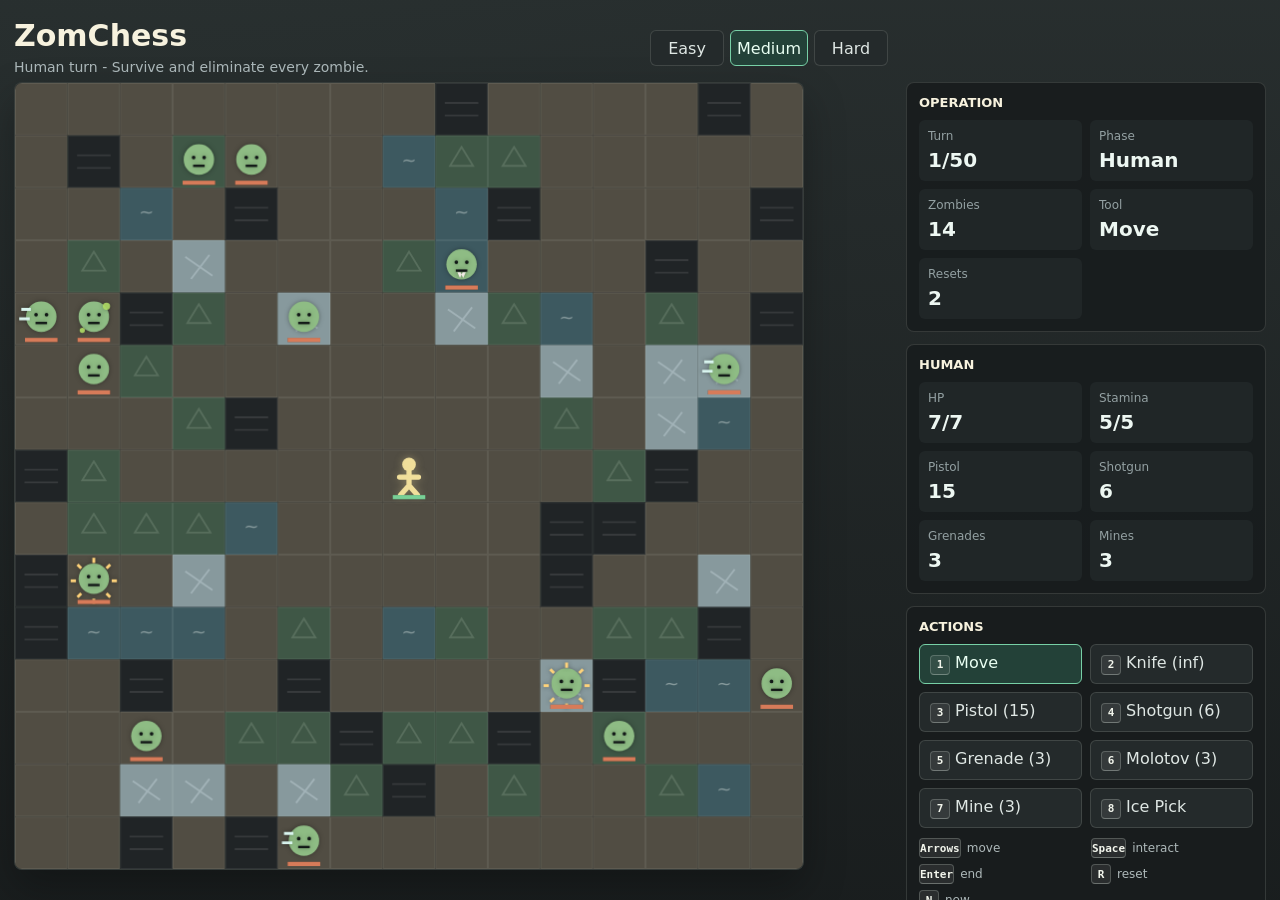
<file: index.html>
<!doctype html>
<html lang="en">
<head>
  <meta charset="utf-8">
  <meta name="viewport" content="width=device-width, initial-scale=1">
  <meta http-equiv="refresh" content="0; url=/zc/">
  <title>ZomChess</title>
</head>
<body>
  <p><a href="/zc/">Open ZomChess</a></p>
</body>
</html>
</file>
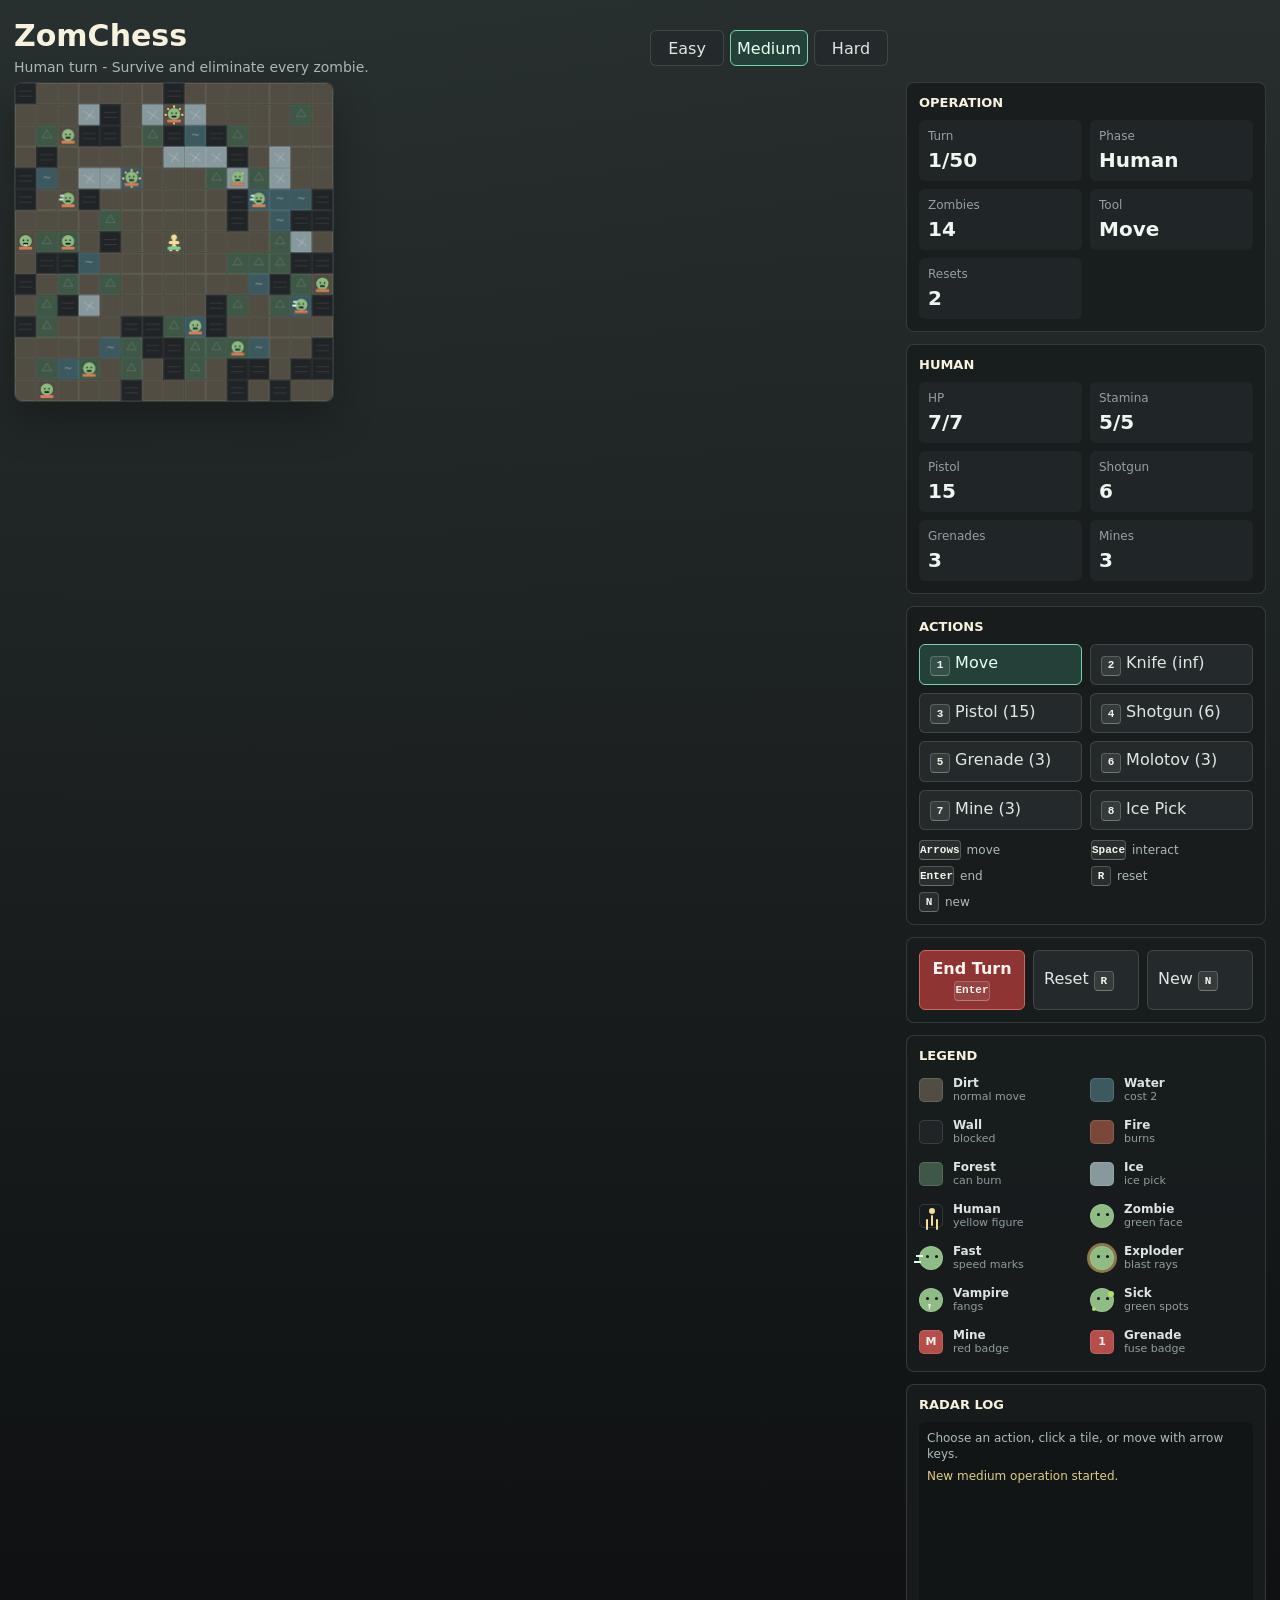
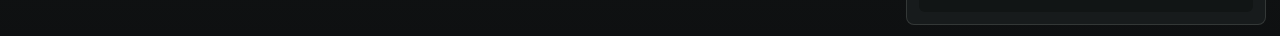
<file: zc/index.html>
<!doctype html>
<html lang="en">
  <head>
    <meta charset="UTF-8" />
    <meta name="viewport" content="width=device-width, initial-scale=1.0" />
    <title>ZomChess Web</title>
    <script type="module" crossorigin src="/zc/assets/index-CbLrMLWh.js"></script>
    <link rel="stylesheet" crossorigin href="/zc/assets/index-DcEUhw0E.css">
  </head>
  <body>
    <main id="app">
      <section class="board-panel">
        <div class="topbar">
          <div>
            <h1>ZomChess</h1>
            <p id="phase-summary">Human turn</p>
          </div>
          <div class="difficulty-group" aria-label="Difficulty">
            <button data-difficulty="easy">Easy</button>
            <button data-difficulty="medium" class="active">Medium</button>
            <button data-difficulty="hard">Hard</button>
          </div>
        </div>
        <canvas id="game-canvas" aria-label="ZomChess board"></canvas>
      </section>

      <aside id="hud" class="hud-panel"></aside>
    </main>
  </body>
</html>
</file>
<file: zc/assets/index-DcEUhw0E.css>
:root{color:#e8eef2;background:#151718;font-family:Inter,ui-sans-serif,system-ui,-apple-system,BlinkMacSystemFont,Segoe UI,sans-serif;font-synthesis:none;text-rendering:optimizeLegibility}*{box-sizing:border-box}body{margin:0;min-width:320px;min-height:100vh;background:linear-gradient(180deg,#293030eb,#0e1011fa),radial-gradient(circle at 15% 10%,rgba(72,105,95,.28),transparent 36%),#151718}button{font:inherit}#app{display:grid;grid-template-columns:minmax(420px,1fr) 360px;gap:18px;width:min(1380px,calc(100vw - 28px));margin:0 auto;padding:14px 0}.board-panel,.hud-panel{min-width:0}.topbar{display:flex;align-items:center;justify-content:space-between;gap:14px;min-height:68px}h1{margin:0;color:#f7f2de;font-size:30px;line-height:1;letter-spacing:0}#phase-summary{margin:8px 0 0;color:#aab6b8;font-size:14px}.difficulty-group{display:flex;gap:6px}.difficulty-group button,.action-button,.tool-button{border:1px solid rgba(208,216,207,.16);background:#242a2b;color:#dfe7e4;cursor:pointer}.difficulty-group button{min-width:74px;min-height:36px;border-radius:6px}.difficulty-group button.active,.tool-button.active{border-color:#77d0a6;background:#234138;color:#eafff3}#game-canvas{display:block;width:100%;max-height:calc(100vh - 112px);aspect-ratio:1;border:1px solid rgba(222,229,218,.16);border-radius:8px;background:#161b1b;cursor:crosshair;box-shadow:0 18px 42px #00000047}.hud-panel{display:flex;flex-direction:column;gap:12px;padding-top:68px}.panel{border:1px solid rgba(222,229,218,.14);border-radius:8px;background:#181d1eeb;padding:12px}.panel-title{margin:0 0 10px;color:#f7f2de;font-size:13px;font-weight:700;text-transform:uppercase}.stats-grid{display:grid;grid-template-columns:1fr 1fr;gap:8px}.stat{min-height:58px;border-radius:6px;background:#202627;padding:9px}.stat-label{color:#93a0a2;font-size:12px}.stat-value{margin-top:5px;color:#edf7f2;font-size:20px;font-weight:750}.tools{display:grid;grid-template-columns:1fr 1fr;gap:8px}.tool-button,.action-button{min-height:40px;border-radius:6px;padding:8px 10px;text-align:left}.tool-button:disabled,.action-button:disabled{cursor:not-allowed;opacity:.42}.action-row{display:grid;grid-template-columns:1fr 1fr 1fr;gap:8px}.action-button.primary{background:#8e3432;border-color:#ca6962;color:#fff2ef;text-align:center;font-weight:750}kbd{display:inline-flex;align-items:center;justify-content:center;min-width:20px;min-height:20px;border:1px solid rgba(231,239,231,.22);border-bottom-color:#e7efe757;border-radius:4px;background:#ffffff14;color:#f2f5ec;font-size:11px;font-weight:750;line-height:1}.shortcut-row{display:grid;grid-template-columns:1fr 1fr;gap:6px 10px;margin-top:10px;color:#aeb9ba;font-size:12px}.shortcut-row span{display:flex;align-items:center;gap:6px;white-space:nowrap}.legend-grid{display:grid;grid-template-columns:1fr 1fr;gap:8px}.legend-item{display:grid;grid-template-columns:26px minmax(0,1fr);gap:8px;align-items:center;min-height:34px;color:#dbe4e1}.legend-item strong,.legend-item small{display:block;overflow:hidden;text-overflow:ellipsis;white-space:nowrap}.legend-item strong{font-size:12px}.legend-item small{color:#8f9d9f;font-size:11px}.legend-swatch,.legend-icon,.legend-badge{width:24px;height:24px;border:1px solid rgba(239,246,238,.13);border-radius:5px}.legend-badge{display:inline-flex;align-items:center;justify-content:center;background:#b54d4a;color:#fff4ef;font-size:11px;font-weight:850}.legend-icon{position:relative;border-radius:50%;background:#8ebc84}.legend-icon:before,.legend-icon:after{content:"";position:absolute}.legend-icon.person{border-radius:5px;background:transparent}.legend-icon.person:before{left:9px;top:3px;width:6px;height:6px;border-radius:50%;background:#f1df9b}.legend-icon.person:after{left:11px;top:10px;width:2px;height:11px;border-radius:2px;background:#f1df9b;box-shadow:-5px 4px #f1df9b,5px 4px #f1df9b}.legend-icon.zombie:before,.legend-icon.fast:before,.legend-icon.exploding:before,.legend-icon.vampire:before,.legend-icon.sick:before{left:6px;top:8px;width:3px;height:3px;border-radius:50%;background:#111716;box-shadow:9px 0 #111716}.legend-icon.fast:after{left:-4px;top:8px;width:7px;height:2px;background:#e3f7f2;box-shadow:-2px 6px #e3f7f2}.legend-icon.exploding{box-shadow:0 0 0 3px #ffd37a80}.legend-icon.vampire:after{left:8px;top:15px;width:3px;height:7px;background:#f4ece8;clip-path:polygon(0 0,100% 0,50% 100%);box-shadow:6px 0 #f4ece8}.legend-icon.sick:after{right:-1px;top:2px;width:6px;height:6px;border-radius:50%;background:#b0de66;box-shadow:-17px 15px 0 -1px #b0de66}.log{height:190px;overflow:auto;border-radius:6px;background:#111515;padding:8px}.log-line{margin:0 0 6px;color:#aebcbd;font-size:12px;line-height:1.35}.log-line.event{color:#dfcc87}.log-line.damage{color:#ee8f82}.log-line.good{color:#85d9a8}.status-banner{border-radius:8px;padding:12px;background:#26322f;color:#eafff3;font-weight:750}@media(max-width:900px){#app{grid-template-columns:1fr;width:min(100vw - 18px,720px)}.hud-panel{padding-top:0}.topbar{align-items:flex-start;flex-direction:column}#game-canvas{max-height:none}}
</file>
